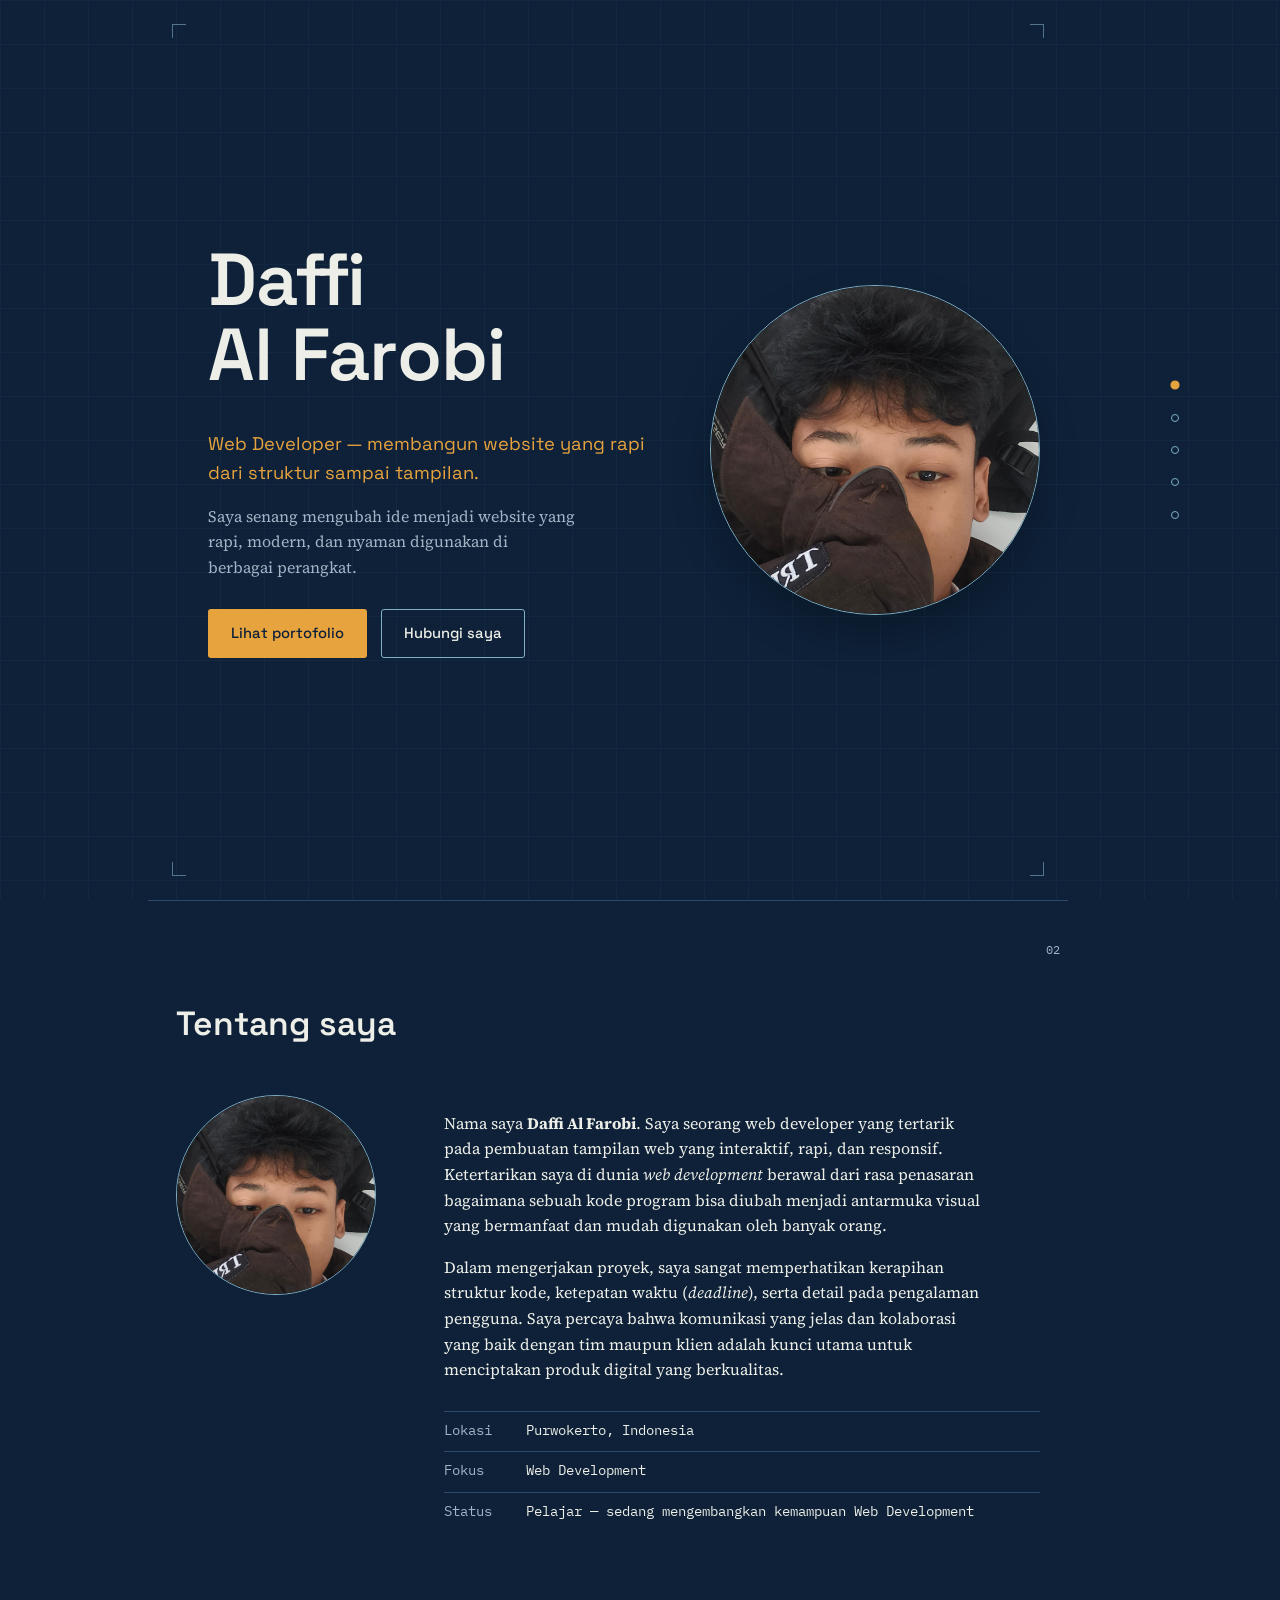
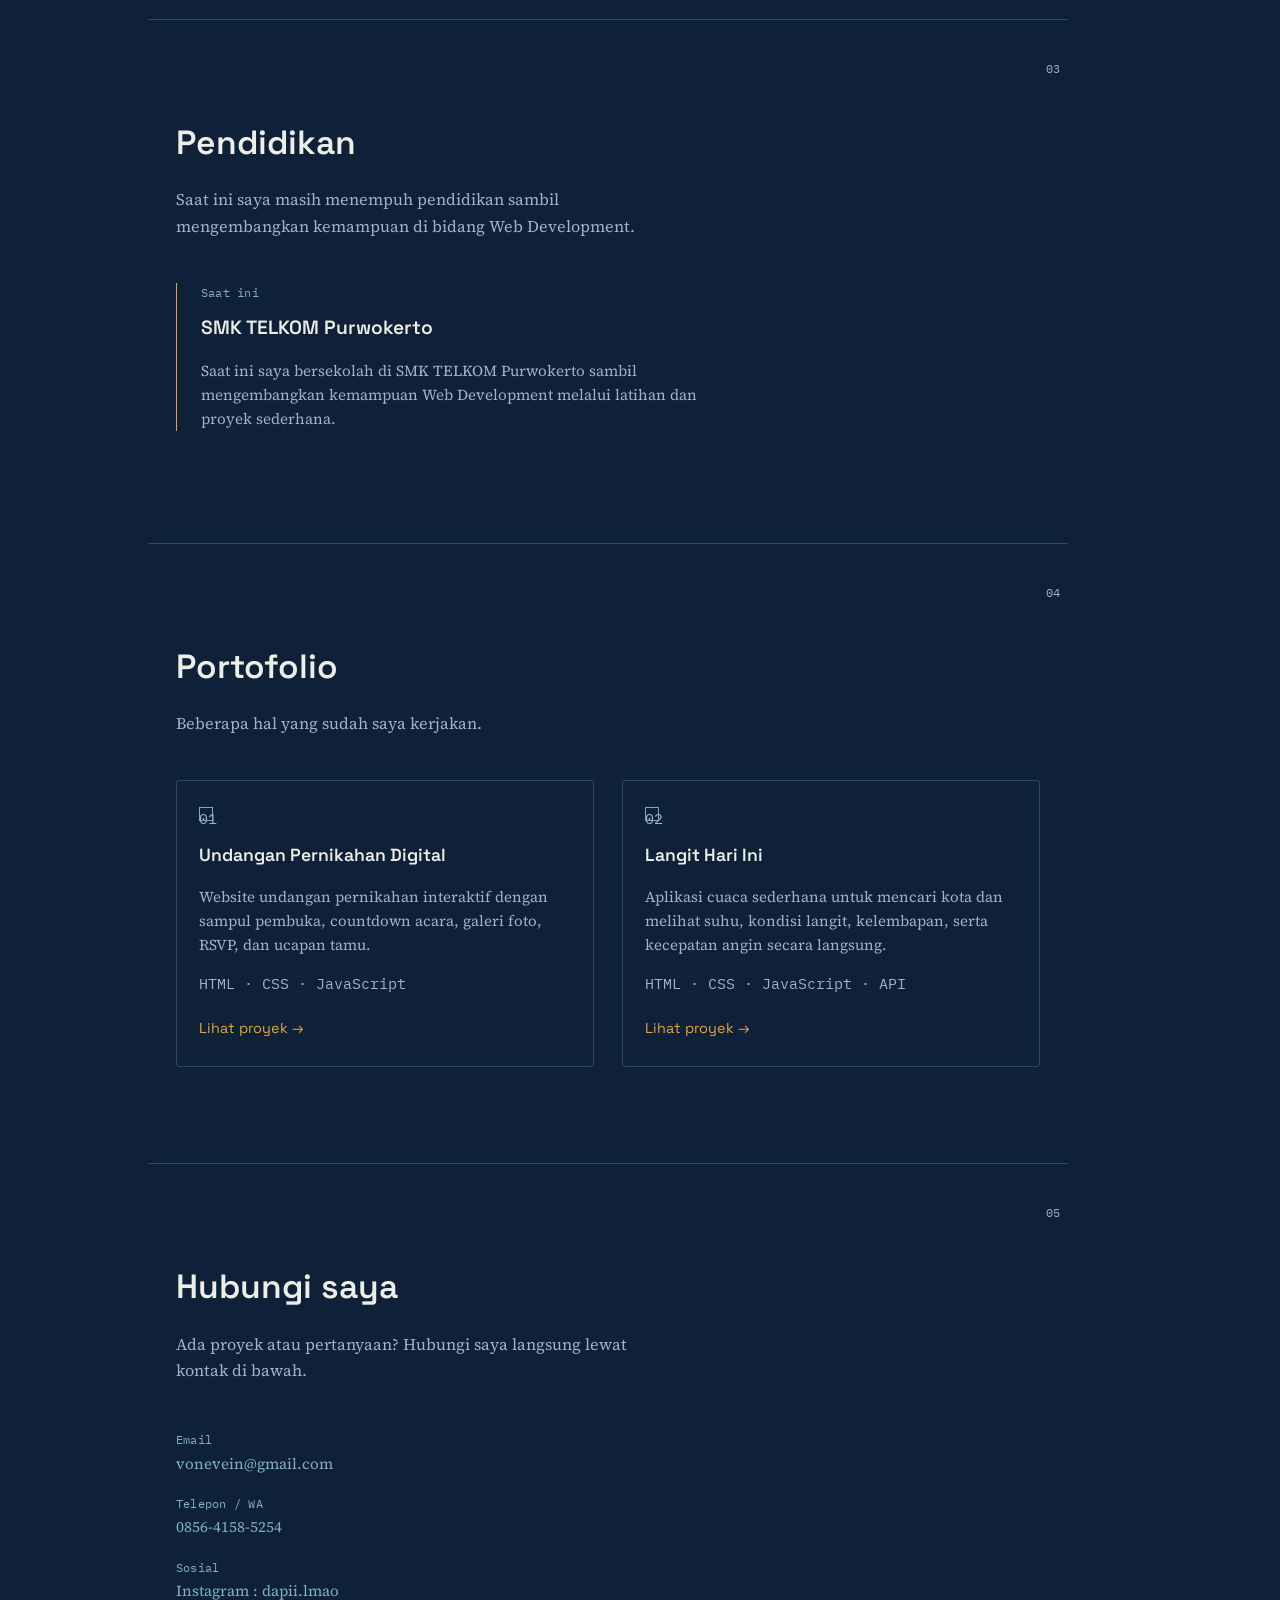
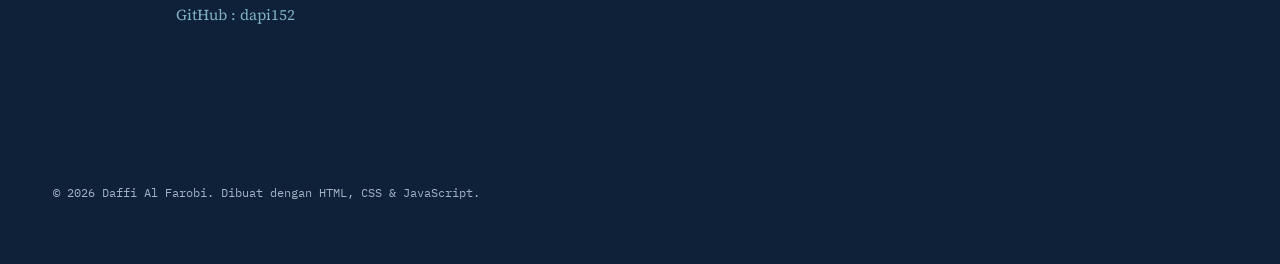
<file: index.html>
<!DOCTYPE html>
<html lang="id">
<head>
<meta charset="UTF-8">
<meta name="viewport" content="width=device-width, initial-scale=1.0">
<title>Daffi Al Farobi — Web Developer</title>
<meta name="description" content="Portofolio Daffi Al Farobi, Web Developer.">
<link rel="preconnect" href="https://fonts.googleapis.com">
<link rel="preconnect" href="https://fonts.gstatic.com" crossorigin>
<link href="https://fonts.googleapis.com/css2?family=Space+Grotesk:wght@400;500;600;700&family=Source+Serif+4:opsz,wght@8..60,400;8..60,600&family=IBM+Plex+Mono:wght@400;500&display=swap" rel="stylesheet">
<link rel="stylesheet" href="style.css">
</head>
<body>

<!-- background blueprint grid -->
<div class="grid-bg" aria-hidden="true"></div>

<!-- side dot navigation -->
<nav class="dot-nav" aria-label="Navigasi bagian">
  <button class="nav-toggle" id="navToggle" aria-expanded="false" aria-controls="dotList" aria-label="Buka menu navigasi">
    <span></span><span></span><span></span>
  </button>
  <ul id="dotList">
    <li><a href="#home" class="dot-link active" data-label="Home"><span class="dot"></span><span class="dot-text">Home</span></a></li>
    <li><a href="#about" class="dot-link" data-label="About"><span class="dot"></span><span class="dot-text">About</span></a></li>
    <li><a href="#education" class="dot-link" data-label="Education"><span class="dot"></span><span class="dot-text">Education</span></a></li>
    <li><a href="#portfolio" class="dot-link" data-label="Portfolio"><span class="dot"></span><span class="dot-text">Portfolio</span></a></li>
    <li><a href="#contact" class="dot-link" data-label="Contact"><span class="dot"></span><span class="dot-text">Contact</span></a></li>
  </ul>
</nav>

<main>

  <!-- ============ HOME ============ -->
  <section id="home" class="sheet hero">
    <div class="sheet-marks" aria-hidden="true"><span></span><span></span><span></span><span></span></div>
    <div class="hero-inner">
      <h1 class="hero-name">Daffi<br>Al&nbsp;Farobi</h1>
      <p class="hero-role">Web Developer &mdash; membangun website yang rapi dari struktur sampai tampilan.</p>
      <p class="hero-sub">Saya senang mengubah ide menjadi website yang rapi, modern, dan nyaman digunakan di berbagai perangkat.</p>
      <div class="hero-actions">
        <a href="#portfolio" class="btn btn-primary">Lihat portofolio</a>
        <a href="#contact" class="btn btn-ghost">Hubungi saya</a>
      </div>
    </div>
    <div class="hero-diagram" aria-hidden="true">
      <img src="image.png" alt="Foto Daffi Al Farobi" class="hero-photo">
    </div>
  </section>

  <!-- ============ ABOUT ME ============ -->
  <section id="about" class="sheet">
    <span class="sheet-num">02</span>
    <div class="section-head">
      <h2>Tentang saya</h2>
    </div>
    <div class="about-grid">
      <div class="about-frame">
        <img src="image.png" alt="Foto Daffi Al Farobi" class="photo-real">
      </div>
      <div class="about-text">
        <p>Nama saya <strong>Daffi Al Farobi</strong>. Saya seorang web developer yang tertarik pada pembuatan tampilan web yang interaktif, rapi, dan responsif. Ketertarikan saya di dunia <em>web development</em> berawal dari rasa penasaran bagaimana sebuah kode program bisa diubah menjadi antarmuka visual yang bermanfaat dan mudah digunakan oleh banyak orang.</p>
        <p>Dalam mengerjakan proyek, saya sangat memperhatikan kerapihan struktur kode, ketepatan waktu (<em>deadline</em>), serta detail pada pengalaman pengguna. Saya percaya bahwa komunikasi yang jelas dan kolaborasi yang baik dengan tim maupun klien adalah kunci utama untuk menciptakan produk digital yang berkualitas.</p>
        <dl class="about-facts">
          <div><dt>Lokasi</dt><dd>Purwokerto, Indonesia</dd></div>
          <div><dt>Fokus</dt><dd>Web Development</dd></div>
          <div><dt>Status</dt><dd>Pelajar — sedang mengembangkan kemampuan Web Development</dd></div>
        </dl>
      </div>
    </div>
  </section>

  <!-- ============ EDUCATION ============ -->
  <section id="education" class="sheet">
    <span class="sheet-num">03</span>
    <div class="section-head">
      <h2>Pendidikan</h2>
      <p class="section-lede">Saat ini saya masih menempuh pendidikan sambil mengembangkan kemampuan di bidang Web Development.</p>
    </div>
    <div class="education-entry">
      <p class="mono-tag">Saat ini</p>
      <h3>SMK TELKOM Purwokerto</h3>
      <p>Saat ini saya bersekolah di SMK TELKOM Purwokerto sambil mengembangkan kemampuan Web Development melalui latihan dan proyek sederhana.</p>
    </div>
  </section>

  <!-- ============ PORTFOLIO ============ -->
  <section id="portfolio" class="sheet">
    <span class="sheet-num">04</span>
    <div class="section-head">
      <h2>Portofolio</h2>
      <p class="section-lede">Beberapa hal yang sudah saya kerjakan.</p>
    </div>
    <div class="project-grid">

      <article class="project-card">
        <div class="project-marks" aria-hidden="true"><span></span><span></span><span></span><span></span></div>
        <p class="mono-tag">01</p>
        <h3>Undangan Pernikahan Digital</h3>
        <p>Website undangan pernikahan interaktif dengan sampul pembuka, countdown acara, galeri foto, RSVP, dan ucapan tamu.</p>
        <p class="project-tags">HTML · CSS · JavaScript</p>
        <a href="undangan/index.html" class="project-link" target="_blank" rel="noopener">Lihat proyek &rarr;</a>
      </article>

      <article class="project-card">
        <div class="project-marks" aria-hidden="true"><span></span><span></span><span></span><span></span></div>
        <p class="mono-tag">02</p>
        <h3>Langit Hari Ini</h3>
        <p>Aplikasi cuaca sederhana untuk mencari kota dan melihat suhu, kondisi langit, kelembapan, serta kecepatan angin secara langsung.</p>
        <p class="project-tags">HTML · CSS · JavaScript · API</p>
        <a href="cuaca/index.html" class="project-link" target="_blank" rel="noopener">Lihat proyek &rarr;</a>
      </article>

    </div>
  </section>

  <!-- ============ CONTACT ============ -->
  <section id="contact" class="sheet">
    <span class="sheet-num">05</span>
    <div class="section-head">
      <h2>Hubungi saya</h2>
      <p class="section-lede">Ada proyek atau pertanyaan? Hubungi saya langsung lewat kontak di bawah.</p>
    </div>
    <div class="contact-grid">
      <div class="contact-info">
        <p><span class="mono-tag">Email</span><br><a href="mailto:vonevein@gmail.com">vonevein@gmail.com</a></p>
        <p><span class="mono-tag">Telepon / WA</span><br><a href="https://wa.me/6285641585254" target="_blank" rel="noopener">0856-4158-5254</a></p>
        <p><span class="mono-tag">Sosial</span><br>
          <a href="https://www.instagram.com/dapii.lmao?stkn=Mnpha2E5N3QyYzQx&amp;utm_source=qr" target="_blank" rel="noopener">Instagram : dapii.lmao</a>
          <br><a href="https://github.com/dapi152" target="_blank" rel="noopener">GitHub : dapi152</a>
        </p>
      </div>
    </div>
  </section>

  <footer class="site-footer">
    <p>&copy; <span id="year"></span> Daffi Al Farobi. Dibuat dengan HTML, CSS &amp; JavaScript.</p>
  </footer>

</main>

<script src="script.js"></script>
</body>
</html>
</file>
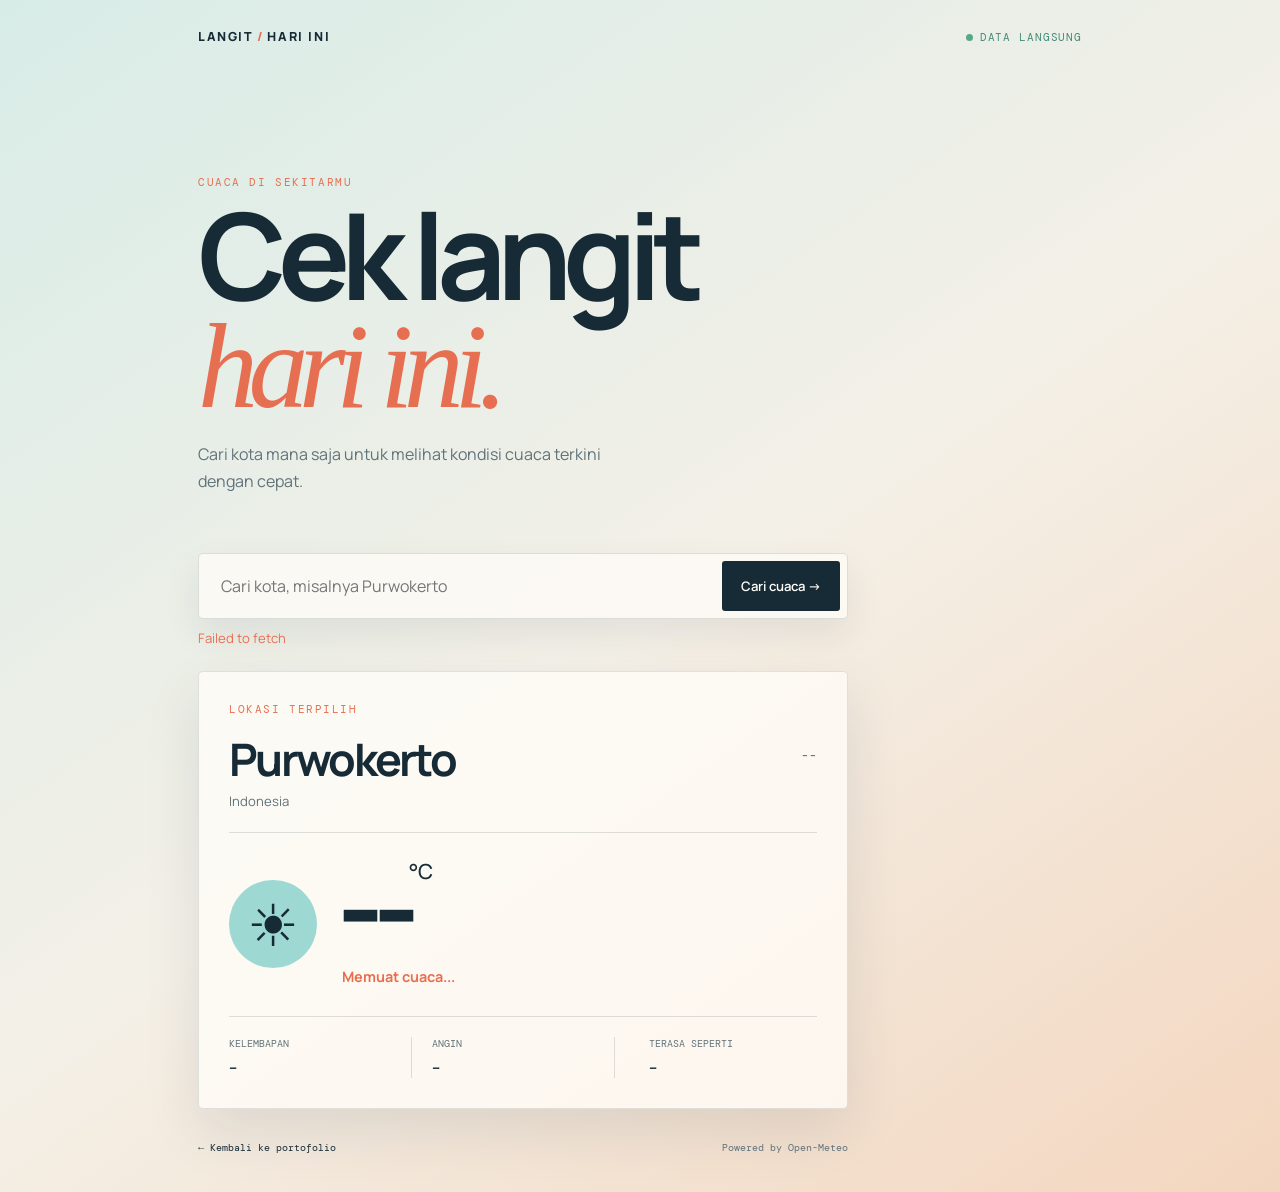
<file: cuaca/index.html>
<!DOCTYPE html>
<html lang="id">
<head>
  <meta charset="UTF-8">
  <meta name="viewport" content="width=device-width, initial-scale=1.0">
  <title>Langit Hari Ini — Aplikasi Cuaca</title>
  <link rel="stylesheet" href="style.css">
</head>
<body>
  <main class="weather-app">
    <header class="topbar">
      <a class="brand" href="../index.html">LANGIT<span>/</span>HARI INI</a>
      <span class="status-dot">DATA LANGSUNG</span>
    </header>

    <section class="hero-copy">
      <p class="eyebrow">Cuaca di sekitarmu</p>
      <h1>Cek langit<br><em>hari ini.</em></h1>
      <p class="intro">Cari kota mana saja untuk melihat kondisi cuaca terkini dengan cepat.</p>
    </section>

    <form class="search-form" id="searchForm">
      <label class="sr-only" for="cityInput">Cari nama kota</label>
      <input id="cityInput" type="search" placeholder="Cari kota, misalnya Purwokerto" autocomplete="off" required>
      <button type="submit">Cari cuaca <span aria-hidden="true">&rarr;</span></button>
    </form>
    <p class="form-status" id="formStatus" role="status" aria-live="polite"></p>

    <section class="weather-card" id="weatherCard" aria-live="polite">
      <div class="weather-heading">
        <div>
          <p class="eyebrow">Lokasi terpilih</p>
          <h2 id="placeName">Purwokerto</h2>
          <p id="placeMeta">Indonesia</p>
        </div>
        <p class="weather-date" id="weatherDate">--</p>
      </div>
      <div class="temperature-row">
        <div class="weather-icon" id="weatherIcon" aria-hidden="true">☀</div>
        <div>
          <p class="temperature"><span id="temperature">--</span><sup>°C</sup></p>
          <p class="condition" id="condition">Memuat cuaca...</p>
        </div>
      </div>
      <div class="weather-details">
        <div><span>Kelembapan</span><strong id="humidity">--</strong></div>
        <div><span>Angin</span><strong id="wind">--</strong></div>
        <div><span>Terasa seperti</span><strong id="feelsLike">--</strong></div>
      </div>
    </section>

    <footer><a href="../index.html">&larr; Kembali ke portofolio</a><span>Powered by Open-Meteo</span></footer>
  </main>
  <script src="app.js"></script>
</body>
</html>
</file>
<file: style.css>
/* =========================================================
   Daffi Al Farobi — Portfolio
   Design concept: technical blueprint / drawing sheet.
   Edit the tokens below to reskin colors & type in one place.
   ========================================================= */

:root {
  --ink: #0E2138;
  --ink-soft: #16314D;
  --ink-line: #2A4A68;
  --paper: #ECEEE7;
  --paper-dim: #D9DCD1;
  --blue-line: #7FB0C4;
  --signal: #E7A33E;
  --text-on-paper: #101E2C;
  --text-on-ink: #E9ECE4;
  --text-muted-ink: #9FB4C4;
  --text-muted-paper: #52605E;

  --font-display: 'Space Grotesk', system-ui, sans-serif;
  --font-body: 'Source Serif 4', Georgia, serif;
  --font-mono: 'IBM Plex Mono', 'Courier New', monospace;

  --max-w: 920px;
  --radius: 3px;
}

* { box-sizing: border-box; }
html { scroll-behavior: smooth; }

@media (prefers-reduced-motion: reduce) {
  html { scroll-behavior: auto; }
  * { animation-duration: 0.001ms !important; animation-iteration-count: 1 !important; transition-duration: 0.001ms !important; }
}

body {
  margin: 0;
  background: var(--ink);
  color: var(--text-on-ink);
  font-family: var(--font-body);
  line-height: 1.6;
  -webkit-font-smoothing: antialiased;
}

h1, h2, h3, .mono-tag, .btn { font-family: var(--font-display); }

a {
  color: inherit;
}

img { max-width: 100%; display: block; }

:focus-visible {
  outline: 2px solid var(--signal);
  outline-offset: 3px;
}

/* -------- background grid -------- */
.grid-bg {
  position: fixed;
  inset: 0;
  z-index: 0;
  pointer-events: none;
  background-image:
    linear-gradient(var(--ink-line) 1px, transparent 1px),
    linear-gradient(90deg, var(--ink-line) 1px, transparent 1px);
  background-size: 44px 44px;
  opacity: 0.18;
}

/* -------- side dot nav -------- */
.dot-nav {
  position: fixed;
  top: 0;
  right: 0;
  height: 100vh;
  z-index: 20;
  display: flex;
  align-items: center;
  padding-right: 28px;
}

.dot-nav ul {
  list-style: none;
  margin: 0;
  padding: 0;
  display: flex;
  flex-direction: column;
  gap: 14px;
}

.dot-link {
  display: flex;
  align-items: center;
  gap: 10px;
  text-decoration: none;
  color: var(--text-muted-ink);
  font-family: var(--font-mono);
  font-size: 0.72rem;
}

.dot {
  width: 8px;
  height: 8px;
  border: 1px solid var(--blue-line);
  border-radius: 50%;
  background: transparent;
  transition: background 0.15s ease, transform 0.15s ease;
}

.dot-link.active .dot,
.dot-link:hover .dot {
  background: var(--signal);
  border-color: var(--signal);
  transform: scale(1.15);
}

.dot-link.active .dot-text,
.dot-link:hover .dot-text {
  color: var(--paper);
}

.dot-text {
  opacity: 0;
  transform: translateX(6px);
  transition: opacity 0.15s ease, transform 0.15s ease;
  white-space: nowrap;
}

.dot-nav:hover .dot-text,
.dot-link:focus-visible .dot-text {
  opacity: 1;
  transform: translateX(0);
}

.nav-toggle {
  display: none;
}

/* -------- layout sheets -------- */
main {
  position: relative;
  z-index: 1;
  padding-right: 64px;
}

.sheet {
  max-width: var(--max-w);
  margin: 0 auto;
  padding: 96px 28px;
  position: relative;
}

.sheet + .sheet {
  border-top: 1px solid var(--ink-line);
}

.sheet-num {
  position: absolute;
  top: 40px;
  right: 8px;
  font-family: var(--font-mono);
  font-size: 0.72rem;
  color: var(--text-muted-ink);
  letter-spacing: 0.02em;
}

.sheet-marks span,
.project-marks span {
  position: absolute;
  width: 14px;
  height: 14px;
  border: 1px solid var(--blue-line);
  opacity: 0.6;
}
.sheet-marks span:nth-child(1) { top: 24px; left: 24px; border-right: none; border-bottom: none; }
.sheet-marks span:nth-child(2) { top: 24px; right: 24px; border-left: none; border-bottom: none; }
.sheet-marks span:nth-child(3) { bottom: 24px; left: 24px; border-right: none; border-top: none; }
.sheet-marks span:nth-child(4) { bottom: 24px; right: 24px; border-left: none; border-top: none; }

.mono-tag {
  font-family: var(--font-mono);
  font-size: 0.78rem;
  color: var(--blue-line);
  letter-spacing: 0.02em;
  margin: 0 0 10px;
}

/* -------- typography -------- */
h1, h2, h3 { font-weight: 600; margin: 0 0 0.5em; color: var(--paper); }
.sheet h2 { color: var(--paper); font-size: clamp(1.6rem, 3vw, 2.1rem); }

.section-head { max-width: 640px; margin-bottom: 44px; }
.section-lede { color: var(--text-muted-ink); font-size: 1.02rem; max-width: 62ch; }

p { max-width: 68ch; }

/* -------- hero -------- */
.hero {
  min-height: 100vh;
  display: flex;
  align-items: center;
  justify-content: center;
  gap: 32px;
  padding-top: 64px;
  padding-bottom: 64px;
}

.hero-inner {
  max-width: 560px;
  flex: 1 1 420px;
}

.hero-name {
  font-size: clamp(2.6rem, 7vw, 4.6rem);
  line-height: 1.02;
  letter-spacing: -0.01em;
  color: var(--paper);
}

.hero-role {
  font-family: var(--font-display);
  font-size: 1.15rem;
  color: var(--signal);
  margin: 0.6em 0 0.4em;
  max-width: 40ch;
}

.hero-sub {
  color: var(--text-muted-ink);
  max-width: 46ch;
}

.hero-actions {
  display: flex;
  gap: 14px;
  margin-top: 28px;
  flex-wrap: wrap;
}

.btn {
  display: inline-block;
  padding: 12px 22px;
  border-radius: var(--radius);
  font-size: 0.92rem;
  font-weight: 500;
  text-decoration: none;
  border: 1px solid transparent;
  transition: transform 0.12s ease, background 0.12s ease, border-color 0.12s ease;
}

.btn-primary {
  background: var(--signal);
  color: var(--ink);
}
.btn-primary:hover { transform: translateY(-1px); }

.btn-ghost {
  border-color: var(--blue-line);
  color: var(--paper);
}
.btn-ghost:hover { border-color: var(--signal); color: var(--signal); }

.hero-diagram {
  display: flex;
  justify-content: center;
  align-items: center;
  flex: 0 0 auto;
}
.hero-photo {
  width: min(330px, 34vw);
  aspect-ratio: 1;
  object-fit: cover;
  border-radius: 50%;
  border: 1px solid var(--blue-line);
  background: var(--ink-soft);
  box-shadow: 0 20px 40px rgba(0, 0, 0, 0.22);
  transform: none;
}
.blueprint-svg { width: min(300px, 70vw); height: auto; }
.bp-ring { fill: none; stroke: var(--ink-line); stroke-width: 1; }
.bp-ring-thin { fill: none; stroke: var(--blue-line); stroke-width: 0.75; opacity: 0.6; }
.bp-cross { stroke: var(--ink-line); stroke-width: 1; }
.bp-box { fill: none; stroke: var(--signal); stroke-width: 1.25; }
.bp-label { fill: var(--text-muted-ink); font-family: var(--font-mono); font-size: 10px; letter-spacing: 0.08em; }

/* -------- about -------- */
.about-grid {
  display: grid;
  grid-template-columns: 220px 1fr;
  gap: 48px;
  align-items: start;
}

.photo-placeholder {
  width: 200px;
  height: 200px;
  border: 1px solid var(--blue-line);
  border-radius: 50%;
  display: flex;
  align-items: center;
  justify-content: center;
  font-family: var(--font-mono);
  font-size: 1.4rem;
  color: var(--text-muted-ink);
  letter-spacing: 0.08em;
}
.photo-real { border-radius: 50%; width: 200px; height: 200px; object-fit: cover; border: 1px solid var(--blue-line); }

.about-text p { color: var(--paper); }

.about-facts {
  margin: 28px 0 0;
  display: grid;
  gap: 10px;
  font-family: var(--font-mono);
  font-size: 0.85rem;
}
.about-facts div { display: flex; gap: 12px; border-top: 1px solid var(--ink-line); padding-top: 8px; }
.about-facts dt { color: var(--text-muted-ink); min-width: 70px; margin: 0; }
.about-facts dd { margin: 0; color: var(--paper); }

/* -------- education -------- */
.education-entry {
  max-width: 620px;
  border-left: 1px solid var(--signal);
  padding-left: 24px;
}
.education-entry h3 { color: var(--paper); font-size: 1.2rem; margin-bottom: 6px; }
.education-entry p:last-child { color: var(--text-muted-ink); font-size: 0.95rem; }

/* -------- portfolio -------- */
.project-grid {
  display: grid;
  grid-template-columns: repeat(auto-fit, minmax(240px, 1fr));
  gap: 28px;
}

.project-card {
  position: relative;
  border: 1px solid var(--ink-line);
  padding: 26px 22px;
  border-radius: var(--radius);
}

.project-card h3 { color: var(--paper); font-size: 1.1rem; }
.project-card p { color: var(--text-muted-ink); font-size: 0.94rem; }

.project-tags {
  font-family: var(--font-mono);
  font-size: 0.76rem;
  color: var(--blue-line);
}

.project-link {
  display: inline-block;
  margin-top: 6px;
  color: var(--signal);
  text-decoration: none;
  font-family: var(--font-display);
  font-size: 0.9rem;
}
.project-link:hover { text-decoration: underline; }

/* -------- contact -------- */
.contact-grid {
  max-width: 420px;
}

.contact-info p { color: var(--paper); font-size: 0.95rem; }
.contact-info a { color: var(--blue-line); text-decoration: none; }
.contact-info a:hover { color: var(--signal); }

/* -------- footer -------- */
.site-footer {
  position: relative;
  z-index: 1;
  padding: 32px 28px 48px;
  padding-right: 92px;
  text-align: center;
  font-family: var(--font-mono);
  font-size: 0.78rem;
  color: var(--text-muted-ink);
}

/* =========================================================
   Responsive
   ========================================================= */
@media (max-width: 860px) {
  .hero { grid-template-columns: 1fr; text-align: left; }
  .hero-diagram { order: -1; margin-bottom: 8px; }
  .about-grid { grid-template-columns: 1fr; }
}

@media (max-width: 640px) {
  main, .site-footer { padding-right: 28px; }
  .sheet { padding: 72px 20px; }
  .dot-nav {
    top: auto;
    bottom: 0;
    right: 0;
    left: 0;
    height: auto;
    padding: 0;
    background: var(--ink-soft);
    border-top: 1px solid var(--ink-line);
  }
  .dot-nav ul {
    flex-direction: row;
    justify-content: space-between;
    padding: 10px 14px;
    display: none;
  }
  .dot-nav ul.open { display: flex; }
  .dot-text { display: none; }
  .nav-toggle {
    display: flex;
    flex-direction: column;
    gap: 4px;
    position: fixed;
    bottom: 16px;
    right: 16px;
    z-index: 21;
    width: 40px;
    height: 40px;
    align-items: center;
    justify-content: center;
    background: var(--signal);
    border: none;
    border-radius: 50%;
  }
  .nav-toggle span {
    width: 16px;
    height: 2px;
    background: var(--ink);
    display: block;
  }
}
</file>
<file: cuaca/style.css>
@import url('https://fonts.googleapis.com/css2?family=DM+Mono:wght@400;500&family=Manrope:wght@400;500;600;700;800&display=swap');

:root {
  --ink: #172b36;
  --muted: #60727a;
  --line: rgba(23, 43, 54, 0.14);
  --cream: #f4f0e7;
  --paper: #fffdf8;
  --coral: #e76f51;
  --sky: #9ed8d3;
}

* { box-sizing: border-box; }
html { min-height: 100%; }
body {
  margin: 0;
  min-height: 100vh;
  background: linear-gradient(145deg, #d8ece7 0%, var(--cream) 52%, #f3d6bf 100%);
  color: var(--ink);
  font-family: 'Manrope', sans-serif;
}
body::before {
  content: '';
  position: fixed;
  inset: 0;
  pointer-events: none;
  opacity: .28;
  background-image: radial-gradient(rgba(23,43,54,.16) .7px, transparent .7px);
  background-size: 12px 12px;
}
.weather-app { position: relative; max-width: 940px; margin: auto; padding: 28px 28px 38px; }
.topbar, footer { display: flex; align-items: center; justify-content: space-between; gap: 18px; }
.brand { color: var(--ink); font-size: .78rem; font-weight: 800; letter-spacing: .13em; text-decoration: none; }
.brand span { color: var(--coral); margin: 0 3px; }
.status-dot, .eyebrow, .weather-details span, footer { font-family: 'DM Mono', monospace; }
.status-dot { color: #438b78; font-size: .68rem; letter-spacing: .08em; }
.status-dot::before { content: ''; display: inline-block; width: 7px; height: 7px; margin-right: 7px; border-radius: 50%; background: #55a889; }
.hero-copy { max-width: 650px; padding: clamp(74px, 12vw, 130px) 0 42px; }
.eyebrow { margin: 0 0 12px; color: var(--coral); font-size: .7rem; letter-spacing: .14em; text-transform: uppercase; }
h1, h2, p { margin-top: 0; }
h1 { margin-bottom: 20px; font-size: clamp(3.8rem, 10vw, 7.5rem); line-height: .89; letter-spacing: -.075em; }
h1 em { color: var(--coral); font-family: Georgia, serif; font-weight: 400; letter-spacing: -.08em; }
.intro { max-width: 410px; color: var(--muted); font-size: 1rem; line-height: 1.7; }
.search-form { display: flex; max-width: 650px; padding: 7px; border: 1px solid var(--line); border-radius: 5px; background: rgba(255,253,248,.74); box-shadow: 0 16px 36px rgba(23,43,54,.08); }
.search-form input { min-width: 0; flex: 1; padding: 14px 15px; border: 0; outline: 0; background: transparent; color: var(--ink); font: inherit; }
.search-form button { padding: 0 19px; border: 0; border-radius: 3px; background: var(--ink); color: var(--paper); cursor: pointer; font: 600 .82rem 'Manrope', sans-serif; }
.search-form button:hover { background: var(--coral); }
.form-status { min-height: 24px; margin: 10px 0 18px; color: var(--coral); font-size: .82rem; }
.weather-card { max-width: 650px; padding: 30px; border: 1px solid rgba(23,43,54,.12); border-radius: 5px; background: rgba(255,253,248,.78); box-shadow: 0 22px 55px rgba(23,43,54,.1); }
.weather-heading, .temperature-row, .weather-details { display: flex; justify-content: space-between; align-items: center; gap: 20px; }
.weather-heading { border-bottom: 1px solid var(--line); padding-bottom: 22px; }
h2 { margin-bottom: 3px; font-size: clamp(1.8rem, 5vw, 2.8rem); letter-spacing: -.06em; }
#placeMeta, .weather-date { margin: 0; color: var(--muted); font-size: .82rem; }
.weather-date { font-family: 'DM Mono', monospace; text-align: right; }
.temperature-row { justify-content: flex-start; padding: 30px 0; }
.weather-icon { display: grid; width: 88px; height: 88px; place-items: center; border-radius: 50%; background: var(--sky); color: var(--ink); font-size: 3.6rem; }
.temperature { margin: 0; font-size: clamp(4.4rem, 12vw, 7rem); font-weight: 800; line-height: .82; letter-spacing: -.1em; }
.temperature sup { font-size: 1.3rem; font-weight: 500; letter-spacing: 0; vertical-align: top; }
.condition { margin: 12px 0 0 5px; color: var(--coral); font-size: .9rem; font-weight: 700; }
.weather-details { align-items: stretch; border-top: 1px solid var(--line); padding-top: 20px; }
.weather-details div { flex: 1; border-right: 1px solid var(--line); padding-right: 14px; }
.weather-details div:last-child { border: 0; padding: 0 0 0 14px; }
.weather-details span { display: block; margin-bottom: 6px; color: var(--muted); font-size: .64rem; text-transform: uppercase; }
.weather-details strong { font-size: .95rem; }
footer { max-width: 650px; margin-top: 32px; color: var(--muted); font-size: .65rem; }
footer a { color: var(--ink); text-decoration: none; }
.sr-only { position: absolute; width: 1px; height: 1px; padding: 0; overflow: hidden; clip: rect(0,0,0,0); white-space: nowrap; border: 0; }
@media (max-width: 560px) {
  .weather-app { padding: 22px 18px 30px; }
  .status-dot { font-size: .58rem; }
  .search-form { flex-direction: column; border: 0; padding: 0; background: transparent; box-shadow: none; }
  .search-form input, .search-form button { width: 100%; min-height: 50px; border: 1px solid var(--line); background: rgba(255,253,248,.78); }
  .search-form button { border: 0; background: var(--ink); }
  .weather-card { padding: 22px; }
  .weather-heading { align-items: flex-start; flex-direction: column; gap: 10px; }
  .weather-date { text-align: left; }
  .temperature-row { align-items: flex-start; flex-direction: column; }
  .weather-details { gap: 10px; }
  .weather-details div { padding-right: 8px; }
  .weather-details div:last-child { padding-left: 8px; }
  footer { align-items: flex-start; flex-direction: column; }
}
</file>
